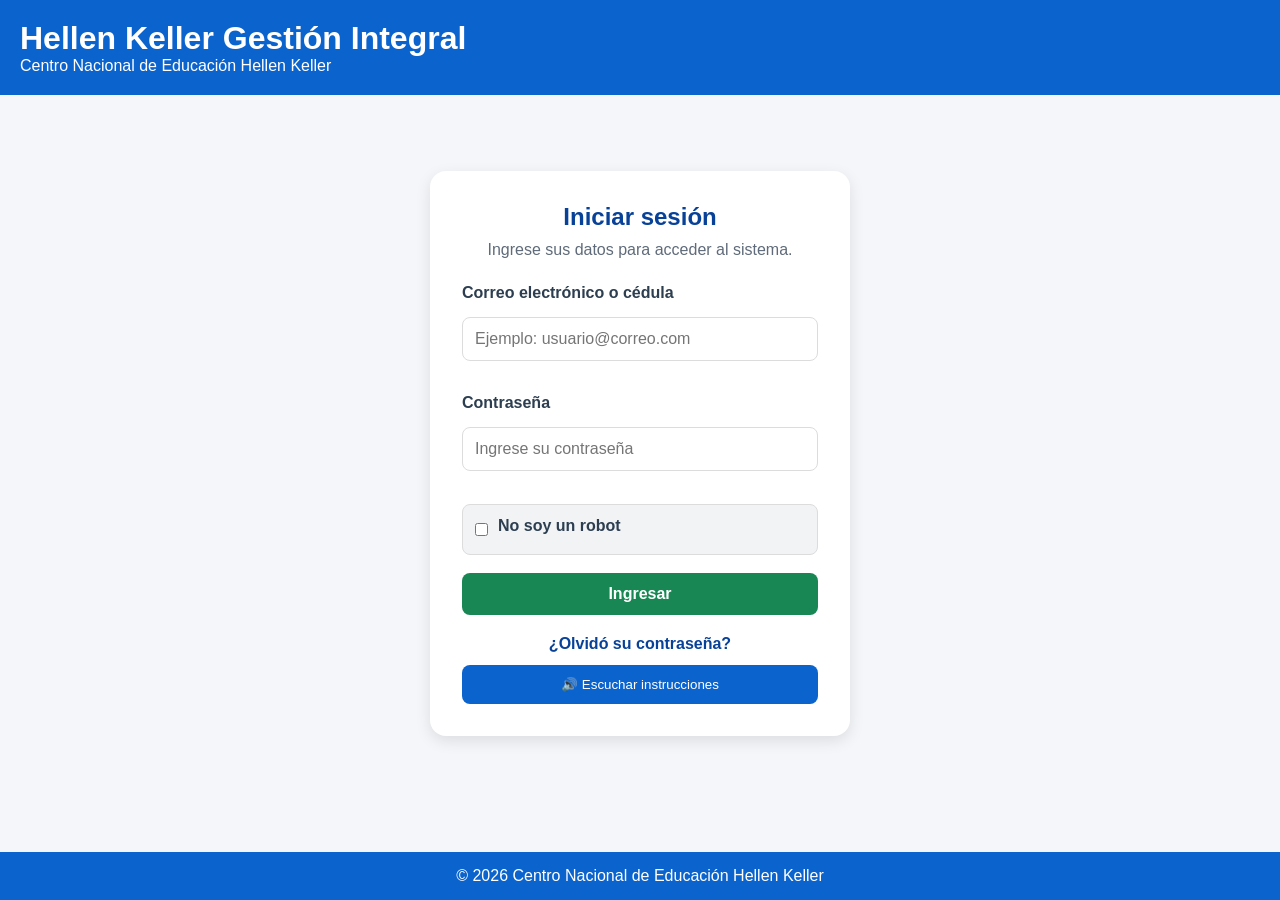
<file: src/index.html>
<!DOCTYPE html>
<html lang="es">

<head>
    <meta charset="UTF-8">
    <meta name="viewport" content="width=device-width, initial-scale=1.0">

    <meta name="description"
        content="Inicio de sesión del sistema Hellen Keller Gestión Integral.">

    <title>Inicio de sesión | Hellen Keller Gestión Integral</title>

    <link rel="stylesheet" href="../assets/css/styles.css">
</head>

<body class="pagina-login">

    <header>
        <h1>Hellen Keller Gestión Integral</h1>
        <p>Centro Nacional de Educación Hellen Keller</p>
    </header>

    <main class="login-principal">

        <section class="contenedor-login" aria-labelledby="titulo-login">

            <h2 id="titulo-login">Iniciar sesión</h2>

            <p class="descripcion-login">
                Ingrese sus datos para acceder al sistema.
            </p>

            <form action="administrador-dashboard.html">

                <div class="campo">
                    <label for="usuario">
                        Correo electrónico o cédula
                    </label>

                    <input
                        type="text"
                        id="usuario"
                        name="usuario"
                        placeholder="Ejemplo: usuario@correo.com"
                        autocomplete="username"
                        required>
                </div>

                <div class="campo">
                    <label for="contrasena">
                        Contraseña
                    </label>

                    <input
                        type="password"
                        id="contrasena"
                        name="contrasena"
                        placeholder="Ingrese su contraseña"
                        autocomplete="current-password"
                        required>
                </div>

                <div class="cuadro-verificacion">
                    <input
                        type="checkbox"
                        id="verificacion"
                        name="verificacion">

                    <label for="verificacion">
                        No soy un robot
                    </label>
                </div>

                <button class="boton-login" type="submit">
                    Ingresar
                </button>

            </form>

            <div class="enlaces-login">

                <a href="recuperar-contrasena.html">
                    ¿Olvidó su contraseña?
                </a>

                <button class="boton-audio" type="button">
                    🔊 Escuchar instrucciones
                </button>

            </div>

        </section>

    </main>

    <footer>
        <p>
            © 2026 Centro Nacional de Educación Hellen Keller
        </p>
    </footer>

</body>

</html>
</file>
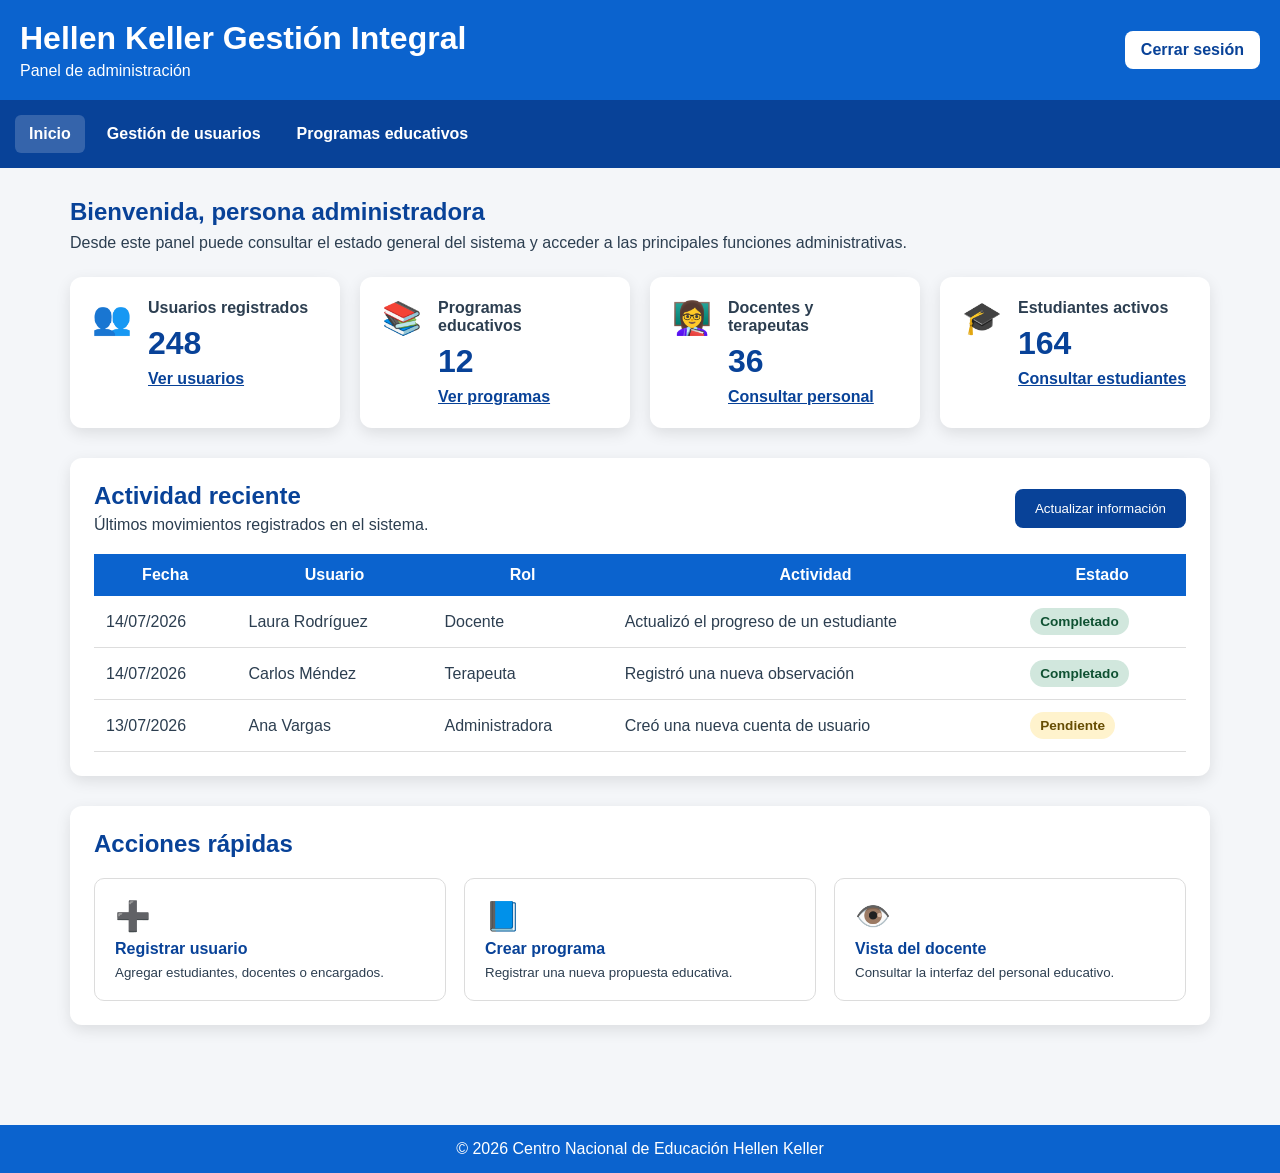
<file: src/administrador-dashboard.html>
<!DOCTYPE html>
<html lang="es">

<head>
    <meta charset="UTF-8">
    <meta name="viewport" content="width=device-width, initial-scale=1.0">

    <meta
        name="description"
        content="Panel principal del administrador de Hellen Keller Gestión Integral">

    <title>Administrador | Hellen Keller Gestión Integral</title>

    <link rel="stylesheet" href="../assets/css/styles.css">
</head>

<body>

    <header class="encabezado-sistema">

        <div>
            <h1>Hellen Keller Gestión Integral</h1>
            <p>Panel de administración</p>
        </div>

        <a class="boton-salir" href="index.html">
            Cerrar sesión
        </a>

    </header>

    <nav class="menu-principal" aria-label="Navegación del administrador">

        <a href="administrador-dashboard.html" aria-current="page">
            Inicio
        </a>

        <a href="gestion-usuarios.html">
            Gestión de usuarios
        </a>

        <a href="gestion-programas.html">
            Programas educativos
        </a>

    </nav>

    <main class="contenido-dashboard">

        <section class="bienvenida">

            <h2>Bienvenida, persona administradora</h2>

            <p>
                Desde este panel puede consultar el estado general del sistema
                y acceder a las principales funciones administrativas.
            </p>

        </section>

        <section
            class="rejilla-indicadores"
            aria-label="Resumen general del sistema">

            <article class="tarjeta-indicador">

                <span class="icono-indicador" aria-hidden="true">
                    👥
                </span>

                <div>
                    <h3>Usuarios registrados</h3>

                    <p class="numero-indicador">
                        248
                    </p>

                    <a href="gestion-usuarios.html">
                        Ver usuarios
                    </a>
                </div>

            </article>

            <article class="tarjeta-indicador">

                <span class="icono-indicador" aria-hidden="true">
                    📚
                </span>

                <div>
                    <h3>Programas educativos</h3>

                    <p class="numero-indicador">
                        12
                    </p>

                    <a href="gestion-programas.html">
                        Ver programas
                    </a>
                </div>

            </article>

            <article class="tarjeta-indicador">

                <span class="icono-indicador" aria-hidden="true">
                    👩‍🏫
                </span>

                <div>
                    <h3>Docentes y terapeutas</h3>

                    <p class="numero-indicador">
                        36
                    </p>

                    <a href="gestion-usuarios.html">
                        Consultar personal
                    </a>
                </div>

            </article>

            <article class="tarjeta-indicador">

                <span class="icono-indicador" aria-hidden="true">
                    🎓
                </span>

                <div>
                    <h3>Estudiantes activos</h3>

                    <p class="numero-indicador">
                        164
                    </p>

                    <a href="gestion-usuarios.html">
                        Consultar estudiantes
                    </a>
                </div>

            </article>

        </section>

        <section class="seccion-tabla">

            <div class="encabezado-seccion">

                <div>
                    <h2>Actividad reciente</h2>

                    <p>
                        Últimos movimientos registrados en el sistema.
                    </p>
                </div>

                <button class="boton-secundario" type="button">
                    Actualizar información
                </button>

            </div>

            <div class="tabla-responsive">

                <table>

                    <thead>
                        <tr>
                            <th scope="col">Fecha</th>
                            <th scope="col">Usuario</th>
                            <th scope="col">Rol</th>
                            <th scope="col">Actividad</th>
                            <th scope="col">Estado</th>
                        </tr>
                    </thead>

                    <tbody>

                        <tr>
                            <td>14/07/2026</td>
                            <td>Laura Rodríguez</td>
                            <td>Docente</td>
                            <td>Actualizó el progreso de un estudiante</td>
                            <td>
                                <span class="estado estado-exitoso">
                                    Completado
                                </span>
                            </td>
                        </tr>

                        <tr>
                            <td>14/07/2026</td>
                            <td>Carlos Méndez</td>
                            <td>Terapeuta</td>
                            <td>Registró una nueva observación</td>
                            <td>
                                <span class="estado estado-exitoso">
                                    Completado
                                </span>
                            </td>
                        </tr>

                        <tr>
                            <td>13/07/2026</td>
                            <td>Ana Vargas</td>
                            <td>Administradora</td>
                            <td>Creó una nueva cuenta de usuario</td>
                            <td>
                                <span class="estado estado-pendiente">
                                    Pendiente
                                </span>
                            </td>
                        </tr>

                    </tbody>

                </table>

            </div>

        </section>

        <section class="acciones-rapidas">

            <h2>Acciones rápidas</h2>

            <div class="rejilla-acciones">

                <a class="tarjeta-accion" href="gestion-usuarios.html">

                    <span aria-hidden="true">➕</span>

                    <strong>Registrar usuario</strong>

                    <small>
                        Agregar estudiantes, docentes o encargados.
                    </small>

                </a>

                <a class="tarjeta-accion" href="gestion-programas.html">

                    <span aria-hidden="true">📘</span>

                    <strong>Crear programa</strong>

                    <small>
                        Registrar una nueva propuesta educativa.
                    </small>

                </a>

                <a class="tarjeta-accion" href="docente-dashboard.html">

                    <span aria-hidden="true">👁️</span>

                    <strong>Vista del docente</strong>

                    <small>
                        Consultar la interfaz del personal educativo.
                    </small>

                </a>

            </div>

        </section>

    </main>

    <footer>

        <p>
            © 2026 Centro Nacional de Educación Hellen Keller
        </p>

    </footer>

</body>

</html>
</file>
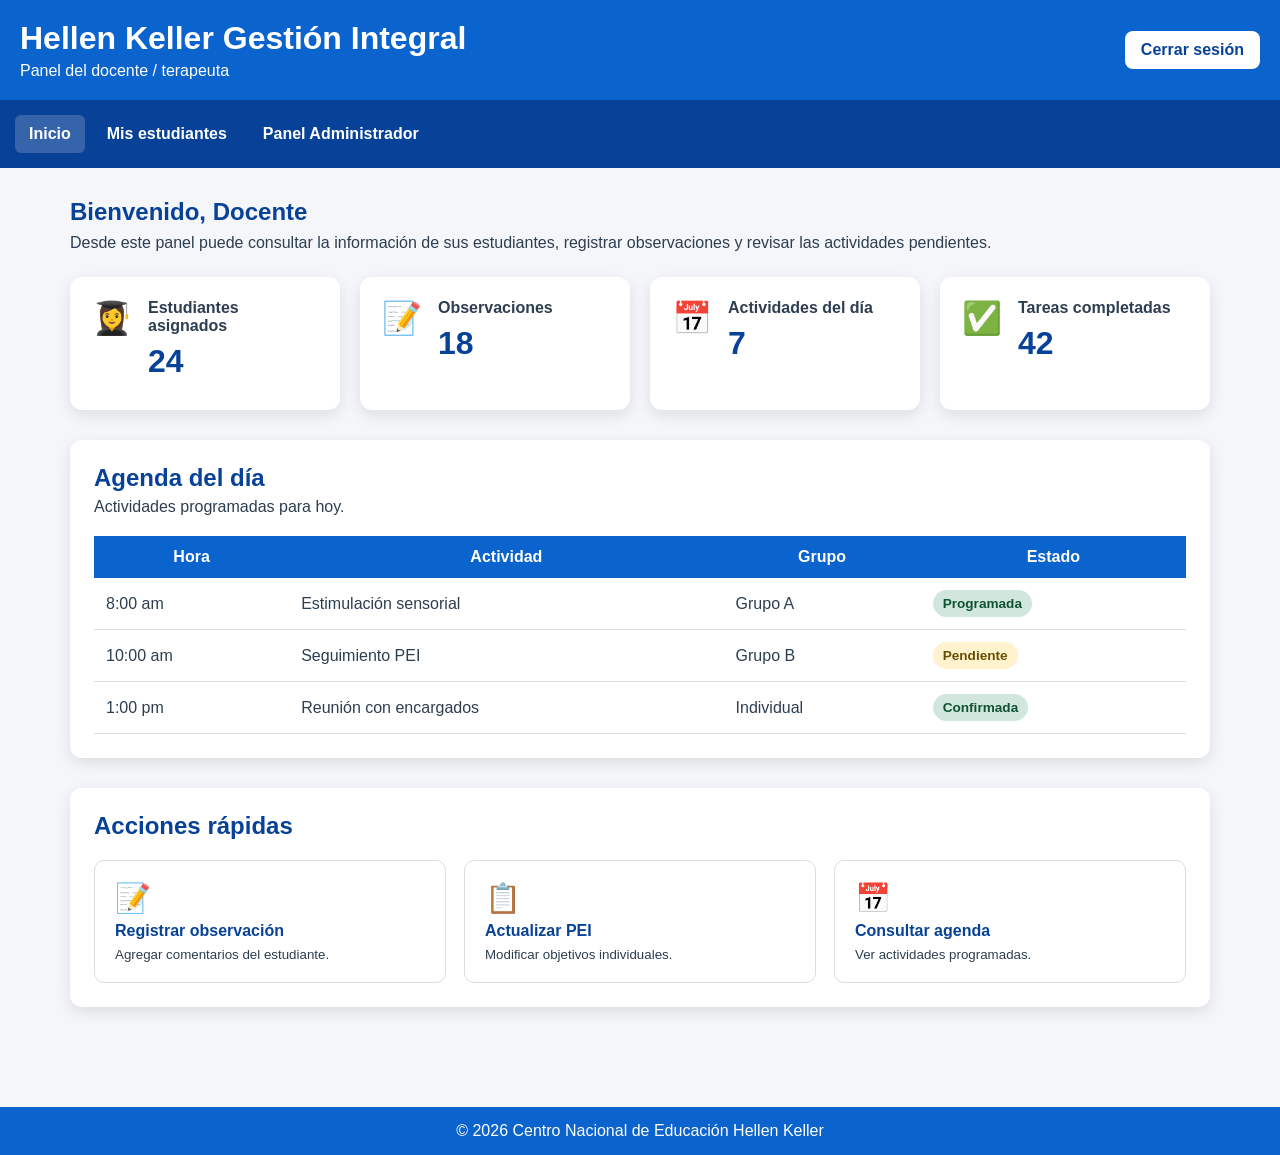
<file: src/docente-dashboard.html>
<!DOCTYPE html>
<html lang="es">

<head>
    <meta charset="UTF-8">
    <meta name="viewport" content="width=device-width, initial-scale=1.0">
    <title>Dashboard Docente | Hellen Keller Gestión Integral</title>

    <link rel="stylesheet" href="../assets/css/styles.css">
</head>

<body>

<header class="encabezado-sistema">

    <div>
        <h1>Hellen Keller Gestión Integral</h1>
        <p>Panel del docente / terapeuta</p>
    </div>

    <a href="index.html" class="boton-salir">
        Cerrar sesión
    </a>

</header>

<nav class="menu-principal">

    <a href="docente-dashboard.html" aria-current="page">
        Inicio
    </a>

    <a href="estudiante-progreso.html">
        Mis estudiantes
    </a>

    <a href="administrador-dashboard.html">
        Panel Administrador
    </a>

</nav>

<main class="contenido-dashboard">

<section class="bienvenida">

<h2>Bienvenido, Docente</h2>

<p>
Desde este panel puede consultar la información de sus estudiantes,
registrar observaciones y revisar las actividades pendientes.
</p>

</section>

<section class="rejilla-indicadores">

<article class="tarjeta-indicador">

<span class="icono-indicador">👩‍🎓</span>

<div>

<h3>Estudiantes asignados</h3>

<p class="numero-indicador">
24
</p>

</div>

</article>

<article class="tarjeta-indicador">

<span class="icono-indicador">📝</span>

<div>

<h3>Observaciones</h3>

<p class="numero-indicador">
18
</p>

</div>

</article>

<article class="tarjeta-indicador">

<span class="icono-indicador">📅</span>

<div>

<h3>Actividades del día</h3>

<p class="numero-indicador">
7
</p>

</div>

</article>

<article class="tarjeta-indicador">

<span class="icono-indicador">✅</span>

<div>

<h3>Tareas completadas</h3>

<p class="numero-indicador">
42
</p>

</div>

</article>

</section>

<section class="seccion-tabla">

<div class="encabezado-seccion">

<div>

<h2>Agenda del día</h2>

<p>
Actividades programadas para hoy.
</p>

</div>

</div>

<div class="tabla-responsive">

<table>

<thead>

<tr>

<th>Hora</th>

<th>Actividad</th>

<th>Grupo</th>

<th>Estado</th>

</tr>

</thead>

<tbody>

<tr>

<td>8:00 am</td>

<td>Estimulación sensorial</td>

<td>Grupo A</td>

<td>
<span class="estado estado-exitoso">
Programada
</span>
</td>

</tr>

<tr>

<td>10:00 am</td>

<td>Seguimiento PEI</td>

<td>Grupo B</td>

<td>
<span class="estado estado-pendiente">
Pendiente
</span>
</td>

</tr>

<tr>

<td>1:00 pm</td>

<td>Reunión con encargados</td>

<td>Individual</td>

<td>
<span class="estado estado-exitoso">
Confirmada
</span>
</td>

</tr>

</tbody>

</table>

</div>

</section>

<section class="acciones-rapidas">

<h2>Acciones rápidas</h2>

<div class="rejilla-acciones">

<a href="#" class="tarjeta-accion">

<span>📝</span>

<strong>Registrar observación</strong>

<small>Agregar comentarios del estudiante.</small>

</a>

<a href="#" class="tarjeta-accion">

<span>📋</span>

<strong>Actualizar PEI</strong>

<small>Modificar objetivos individuales.</small>

</a>

<a href="#" class="tarjeta-accion">

<span>📅</span>

<strong>Consultar agenda</strong>

<small>Ver actividades programadas.</small>

</a>

</div>

</section>

</main>

<footer>

<p>

© 2026 Centro Nacional de Educación Hellen Keller

</p>

</footer>

</body>

</html>
</file>
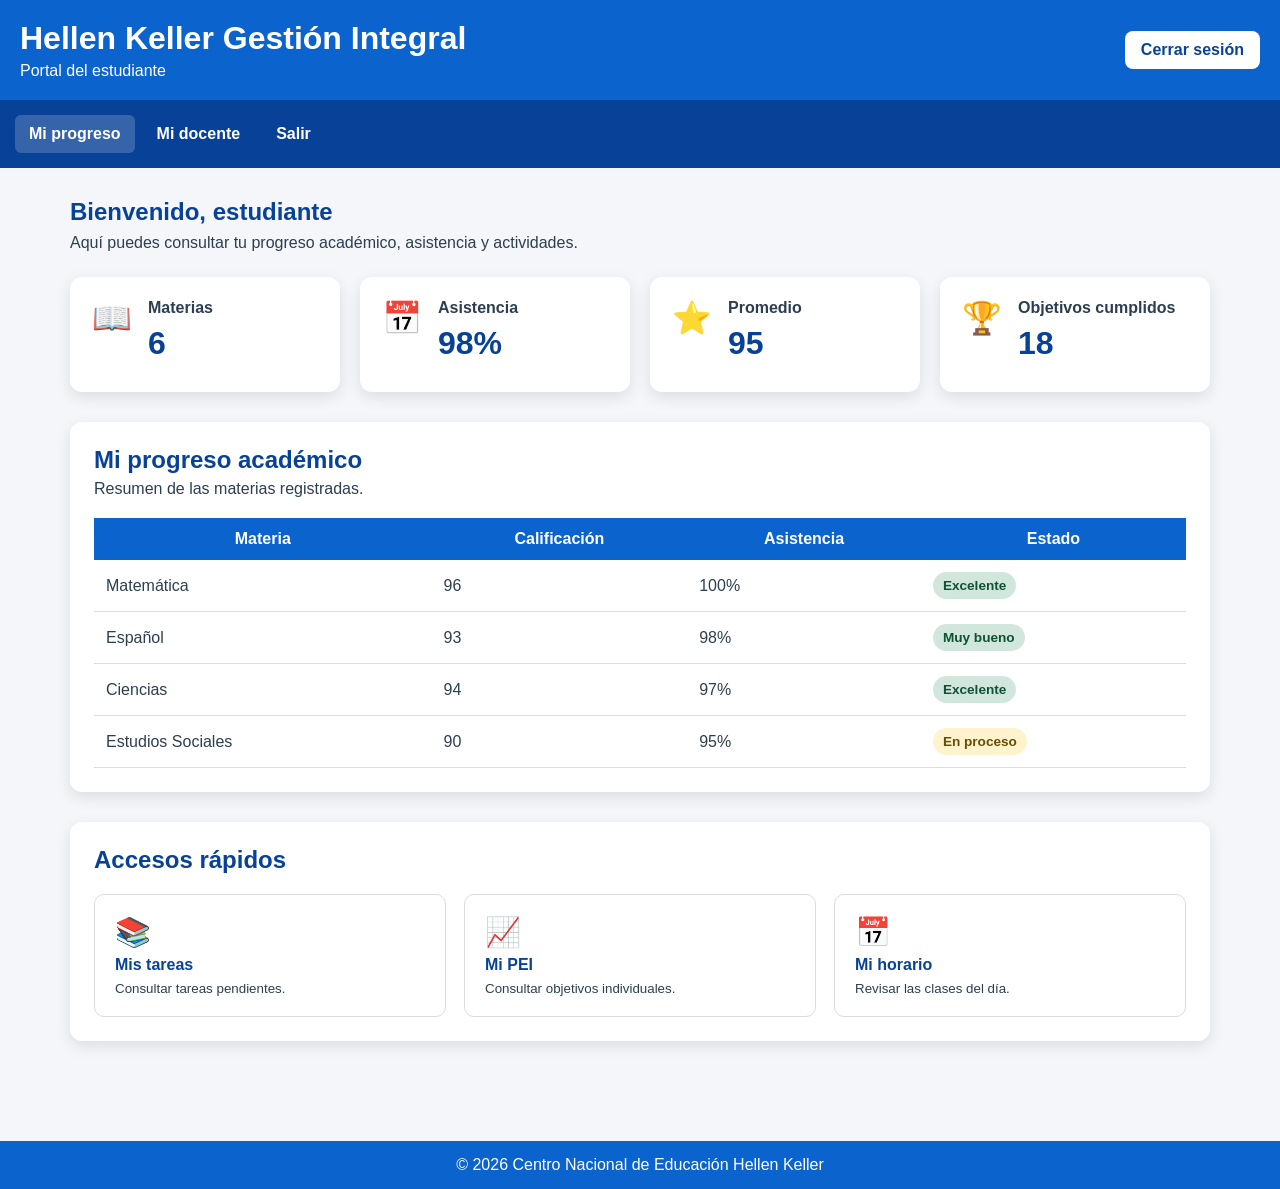
<file: src/estudiante-progreso.html>
<!DOCTYPE html>
<html lang="es">

<head>

    <meta charset="UTF-8">

    <meta name="viewport" content="width=device-width, initial-scale=1.0">

    <title>Mi Progreso | Hellen Keller Gestión Integral</title>

    <link rel="stylesheet" href="../assets/css/styles.css">

</head>

<body>

<header class="encabezado-sistema">

<div>

<h1>Hellen Keller Gestión Integral</h1>

<p>Portal del estudiante</p>

</div>

<a href="index.html" class="boton-salir">

Cerrar sesión

</a>

</header>

<nav class="menu-principal">

<a href="estudiante-progreso.html" aria-current="page">

Mi progreso

</a>

<a href="docente-dashboard.html">

Mi docente

</a>

<a href="index.html">

Salir

</a>

</nav>

<main class="contenido-dashboard">

<section class="bienvenida">

<h2>Bienvenido, estudiante</h2>

<p>

Aquí puedes consultar tu progreso académico, asistencia y actividades.

</p>

</section>

<section class="rejilla-indicadores">

<article class="tarjeta-indicador">

<span class="icono-indicador">

📖

</span>

<div>

<h3>Materias</h3>

<p class="numero-indicador">

6

</p>

</div>

</article>

<article class="tarjeta-indicador">

<span class="icono-indicador">

📅

</span>

<div>

<h3>Asistencia</h3>

<p class="numero-indicador">

98%

</p>

</div>

</article>

<article class="tarjeta-indicador">

<span class="icono-indicador">

⭐

</span>

<div>

<h3>Promedio</h3>

<p class="numero-indicador">

95

</p>

</div>

</article>

<article class="tarjeta-indicador">

<span class="icono-indicador">

🏆

</span>

<div>

<h3>Objetivos cumplidos</h3>

<p class="numero-indicador">

18

</p>

</div>

</article>

</section>

<section class="seccion-tabla">

<div class="encabezado-seccion">

<div>

<h2>Mi progreso académico</h2>

<p>

Resumen de las materias registradas.

</p>

</div>

</div>

<div class="tabla-responsive">

<table>

<thead>

<tr>

<th>Materia</th>

<th>Calificación</th>

<th>Asistencia</th>

<th>Estado</th>

</tr>

</thead>

<tbody>

<tr>

<td>Matemática</td>

<td>96</td>

<td>100%</td>

<td>

<span class="estado estado-exitoso">

Excelente

</span>

</td>

</tr>

<tr>

<td>Español</td>

<td>93</td>

<td>98%</td>

<td>

<span class="estado estado-exitoso">

Muy bueno

</span>

</td>

</tr>

<tr>

<td>Ciencias</td>

<td>94</td>

<td>97%</td>

<td>

<span class="estado estado-exitoso">

Excelente

</span>

</td>

</tr>

<tr>

<td>Estudios Sociales</td>

<td>90</td>

<td>95%</td>

<td>

<span class="estado estado-pendiente">

En proceso

</span>

</td>

</tr>

</tbody>

</table>

</div>

</section>

<section class="acciones-rapidas">

<h2>Accesos rápidos</h2>

<div class="rejilla-acciones">

<a href="#" class="tarjeta-accion">

<span>📚</span>

<strong>Mis tareas</strong>

<small>

Consultar tareas pendientes.

</small>

</a>

<a href="#" class="tarjeta-accion">

<span>📈</span>

<strong>Mi PEI</strong>

<small>

Consultar objetivos individuales.

</small>

</a>

<a href="#" class="tarjeta-accion">

<span>📅</span>

<strong>Mi horario</strong>

<small>

Revisar las clases del día.

</small>

</a>

</div>

</section>

</main>

<footer>

<p>

© 2026 Centro Nacional de Educación Hellen Keller

</p>

</footer>

</body>

</html>
</file>
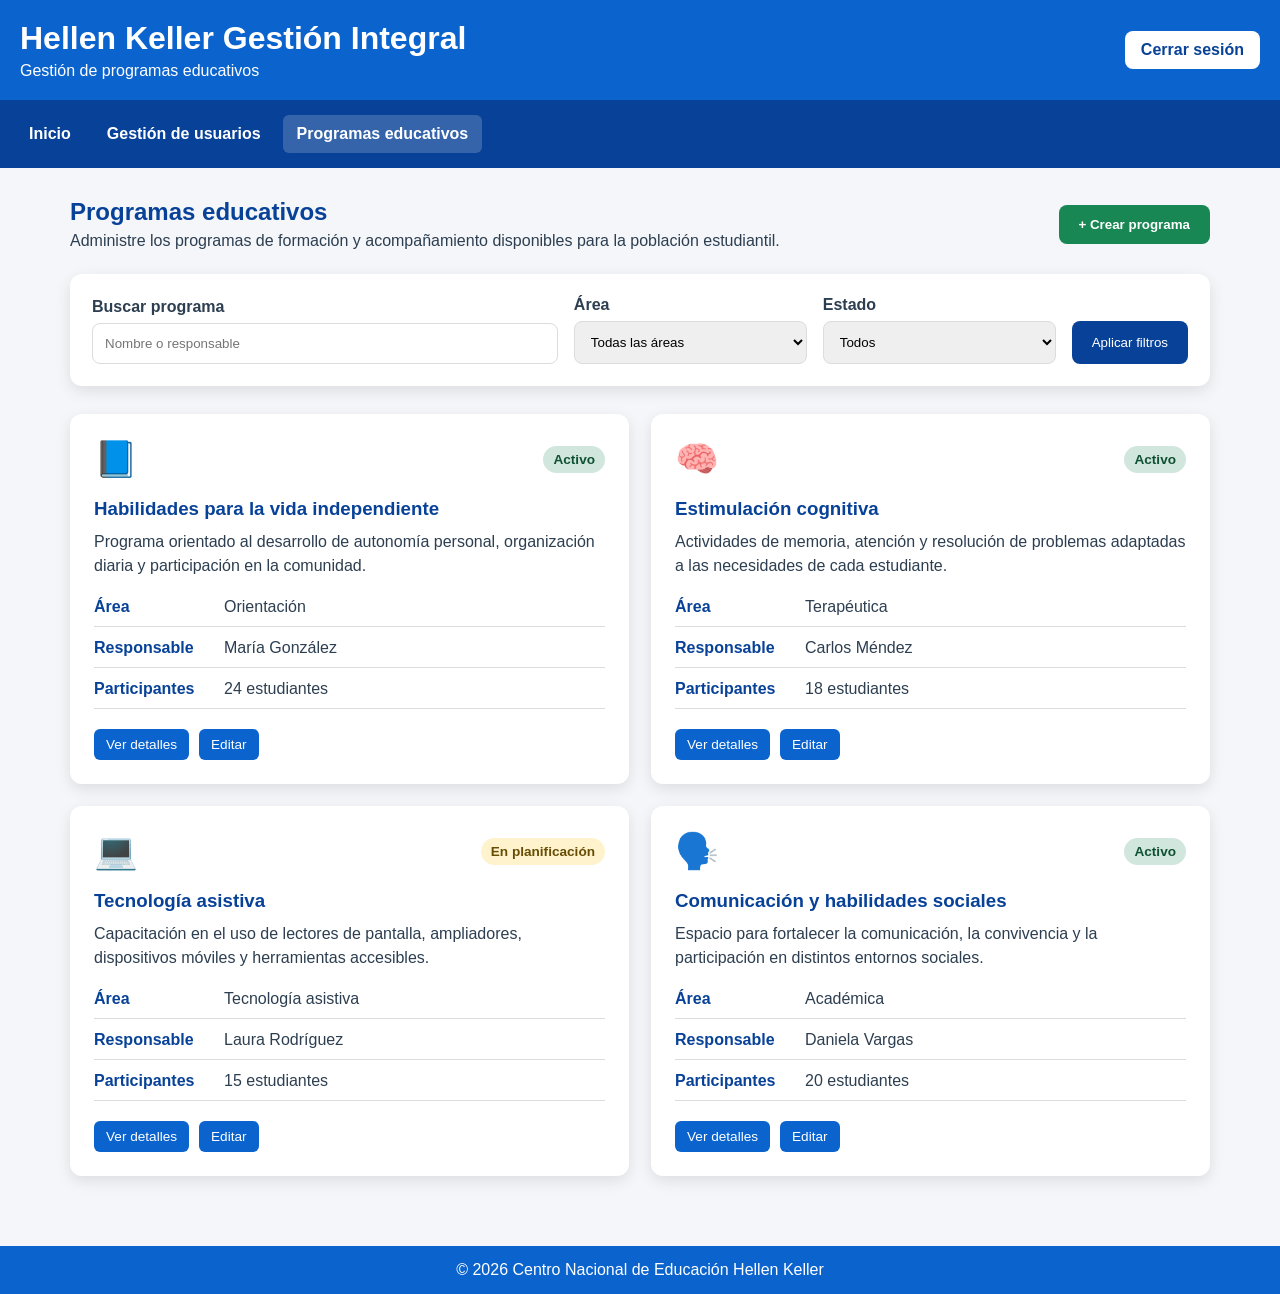
<file: src/gestion-programas.html>
<!DOCTYPE html>
<html lang="es">

<head>
    <meta charset="UTF-8">
    <meta name="viewport" content="width=device-width, initial-scale=1.0">

    <meta
        name="description"
        content="Gestión de programas educativos del sistema Hellen Keller Gestión Integral">

    <title>Programas educativos | Hellen Keller Gestión Integral</title>

    <link rel="stylesheet" href="../assets/css/styles.css">
</head>

<body>

    <header class="encabezado-sistema">

        <div>
            <h1>Hellen Keller Gestión Integral</h1>
            <p>Gestión de programas educativos</p>
        </div>

        <a class="boton-salir" href="index.html">
            Cerrar sesión
        </a>

    </header>

    <nav class="menu-principal" aria-label="Navegación del administrador">

        <a href="administrador-dashboard.html">
            Inicio
        </a>

        <a href="gestion-usuarios.html">
            Gestión de usuarios
        </a>

        <a href="gestion-programas.html" aria-current="page">
            Programas educativos
        </a>

    </nav>

    <main class="contenido-dashboard">

        <section class="encabezado-pagina">

            <div>
                <h2>Programas educativos</h2>

                <p>
                    Administre los programas de formación y acompañamiento
                    disponibles para la población estudiantil.
                </p>
            </div>

            <button class="boton-principal" type="button">
                + Crear programa
            </button>

        </section>

        <section class="panel-filtros" aria-label="Filtros de programas">

            <div class="campo-filtro">

                <label for="buscar-programa">
                    Buscar programa
                </label>

                <input
                    type="search"
                    id="buscar-programa"
                    name="buscar-programa"
                    placeholder="Nombre o responsable">

            </div>

            <div class="campo-filtro">

                <label for="filtro-area">
                    Área
                </label>

                <select id="filtro-area" name="filtro-area">
                    <option value="">Todas las áreas</option>
                    <option value="academica">Académica</option>
                    <option value="terapeutica">Terapéutica</option>
                    <option value="orientacion">Orientación</option>
                    <option value="tecnologia">Tecnología asistiva</option>
                </select>

            </div>

            <div class="campo-filtro">

                <label for="estado-programa">
                    Estado
                </label>

                <select id="estado-programa" name="estado-programa">
                    <option value="">Todos</option>
                    <option value="activo">Activo</option>
                    <option value="planificacion">En planificación</option>
                    <option value="finalizado">Finalizado</option>
                </select>

            </div>

            <button class="boton-secundario boton-filtrar" type="button">
                Aplicar filtros
            </button>

        </section>

        <section class="rejilla-programas" aria-label="Listado de programas educativos">

            <article class="tarjeta-programa">

                <div class="encabezado-programa">
                    <span class="icono-programa" aria-hidden="true">📘</span>

                    <span class="estado estado-exitoso">
                        Activo
                    </span>
                </div>

                <h3>Habilidades para la vida independiente</h3>

                <p>
                    Programa orientado al desarrollo de autonomía personal,
                    organización diaria y participación en la comunidad.
                </p>

                <dl class="datos-programa">
                    <div>
                        <dt>Área</dt>
                        <dd>Orientación</dd>
                    </div>

                    <div>
                        <dt>Responsable</dt>
                        <dd>María González</dd>
                    </div>

                    <div>
                        <dt>Participantes</dt>
                        <dd>24 estudiantes</dd>
                    </div>
                </dl>

                <div class="acciones-programa">
                    <button class="boton-tabla" type="button">
                        Ver detalles
                    </button>

                    <button class="boton-tabla" type="button">
                        Editar
                    </button>
                </div>

            </article>

            <article class="tarjeta-programa">

                <div class="encabezado-programa">
                    <span class="icono-programa" aria-hidden="true">🧠</span>

                    <span class="estado estado-exitoso">
                        Activo
                    </span>
                </div>

                <h3>Estimulación cognitiva</h3>

                <p>
                    Actividades de memoria, atención y resolución de problemas
                    adaptadas a las necesidades de cada estudiante.
                </p>

                <dl class="datos-programa">
                    <div>
                        <dt>Área</dt>
                        <dd>Terapéutica</dd>
                    </div>

                    <div>
                        <dt>Responsable</dt>
                        <dd>Carlos Méndez</dd>
                    </div>

                    <div>
                        <dt>Participantes</dt>
                        <dd>18 estudiantes</dd>
                    </div>
                </dl>

                <div class="acciones-programa">
                    <button class="boton-tabla" type="button">
                        Ver detalles
                    </button>

                    <button class="boton-tabla" type="button">
                        Editar
                    </button>
                </div>

            </article>

            <article class="tarjeta-programa">

                <div class="encabezado-programa">
                    <span class="icono-programa" aria-hidden="true">💻</span>

                    <span class="estado estado-pendiente">
                        En planificación
                    </span>
                </div>

                <h3>Tecnología asistiva</h3>

                <p>
                    Capacitación en el uso de lectores de pantalla, ampliadores,
                    dispositivos móviles y herramientas accesibles.
                </p>

                <dl class="datos-programa">
                    <div>
                        <dt>Área</dt>
                        <dd>Tecnología asistiva</dd>
                    </div>

                    <div>
                        <dt>Responsable</dt>
                        <dd>Laura Rodríguez</dd>
                    </div>

                    <div>
                        <dt>Participantes</dt>
                        <dd>15 estudiantes</dd>
                    </div>
                </dl>

                <div class="acciones-programa">
                    <button class="boton-tabla" type="button">
                        Ver detalles
                    </button>

                    <button class="boton-tabla" type="button">
                        Editar
                    </button>
                </div>

            </article>

            <article class="tarjeta-programa">

                <div class="encabezado-programa">
                    <span class="icono-programa" aria-hidden="true">🗣️</span>

                    <span class="estado estado-exitoso">
                        Activo
                    </span>
                </div>

                <h3>Comunicación y habilidades sociales</h3>

                <p>
                    Espacio para fortalecer la comunicación, la convivencia
                    y la participación en distintos entornos sociales.
                </p>

                <dl class="datos-programa">
                    <div>
                        <dt>Área</dt>
                        <dd>Académica</dd>
                    </div>

                    <div>
                        <dt>Responsable</dt>
                        <dd>Daniela Vargas</dd>
                    </div>

                    <div>
                        <dt>Participantes</dt>
                        <dd>20 estudiantes</dd>
                    </div>
                </dl>

                <div class="acciones-programa">
                    <button class="boton-tabla" type="button">
                        Ver detalles
                    </button>

                    <button class="boton-tabla" type="button">
                        Editar
                    </button>
                </div>

            </article>

        </section>

    </main>

    <footer>
        <p>© 2026 Centro Nacional de Educación Hellen Keller</p>
    </footer>

</body>

</html>
</file>
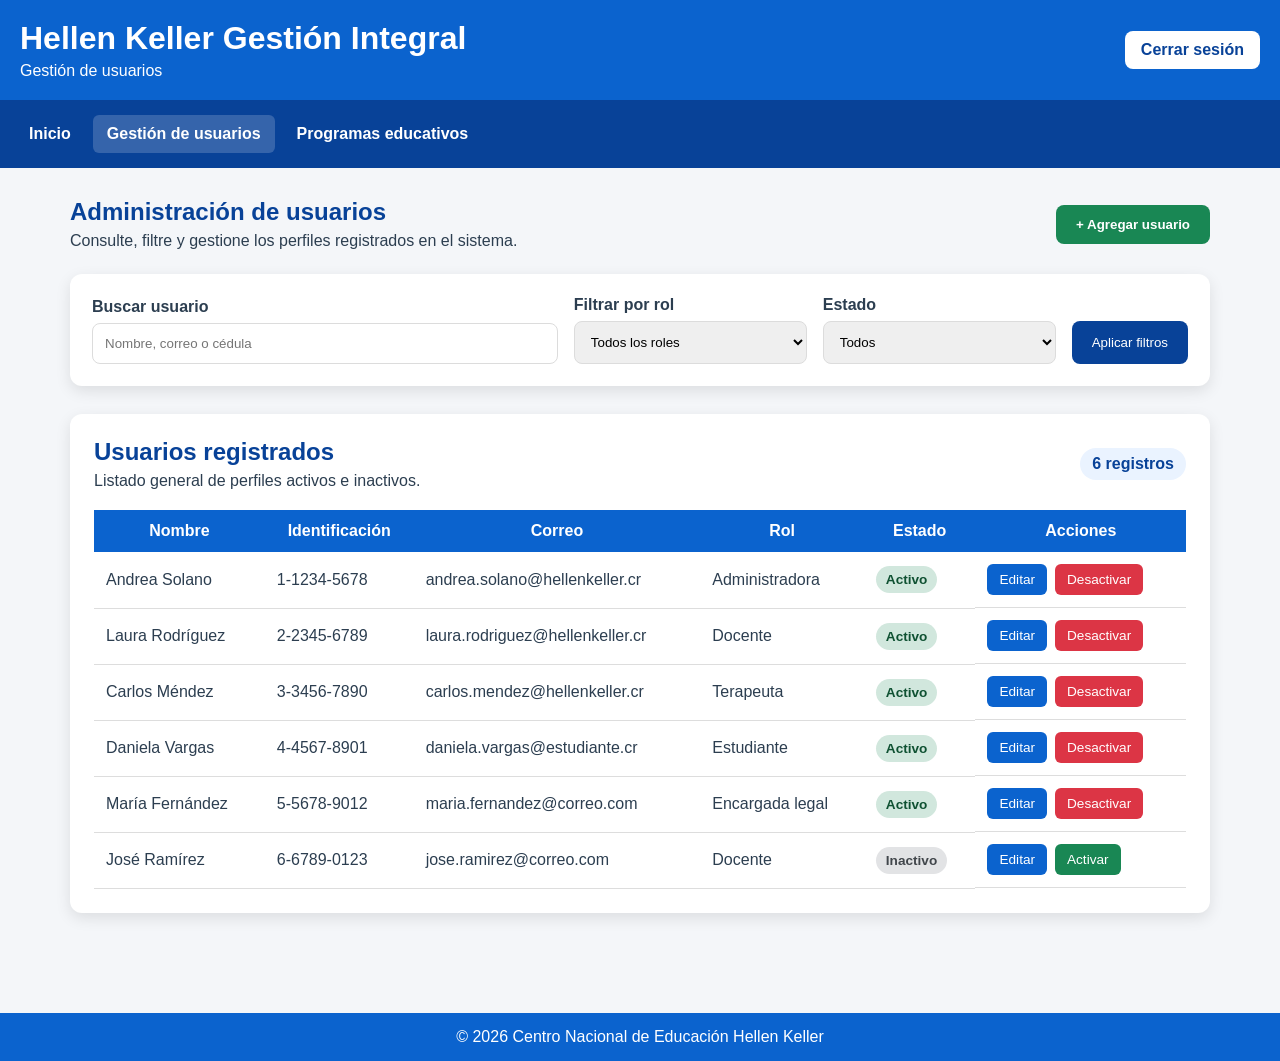
<file: src/gestion-usuarios.html>
<!DOCTYPE html>
<html lang="es">

<head>
    <meta charset="UTF-8">
    <meta name="viewport" content="width=device-width, initial-scale=1.0">

    <meta
        name="description"
        content="Gestión de usuarios del sistema Hellen Keller Gestión Integral">

    <title>Gestión de usuarios | Hellen Keller Gestión Integral</title>

    <link rel="stylesheet" href="../assets/css/styles.css">
</head>

<body>

    <header class="encabezado-sistema">

        <div>
            <h1>Hellen Keller Gestión Integral</h1>
            <p>Gestión de usuarios</p>
        </div>

        <a class="boton-salir" href="index.html">
            Cerrar sesión
        </a>

    </header>

    <nav class="menu-principal" aria-label="Navegación del administrador">

        <a href="administrador-dashboard.html">
            Inicio
        </a>

        <a href="gestion-usuarios.html" aria-current="page">
            Gestión de usuarios
        </a>

        <a href="gestion-programas.html">
            Programas educativos
        </a>

    </nav>

    <main class="contenido-dashboard">

        <section class="encabezado-pagina">

            <div>
                <h2>Administración de usuarios</h2>

                <p>
                    Consulte, filtre y gestione los perfiles registrados en el sistema.
                </p>
            </div>

            <button class="boton-principal" type="button">
                + Agregar usuario
            </button>

        </section>

        <section class="panel-filtros" aria-label="Filtros de usuarios">

            <div class="campo-filtro">

                <label for="buscar-usuario">
                    Buscar usuario
                </label>

                <input
                    type="search"
                    id="buscar-usuario"
                    name="buscar-usuario"
                    placeholder="Nombre, correo o cédula">

            </div>

            <div class="campo-filtro">

                <label for="filtro-rol">
                    Filtrar por rol
                </label>

                <select id="filtro-rol" name="filtro-rol">
                    <option value="">Todos los roles</option>
                    <option value="administrador">Administrador</option>
                    <option value="docente">Docente</option>
                    <option value="terapeuta">Terapeuta</option>
                    <option value="estudiante">Estudiante</option>
                    <option value="encargado">Encargado legal</option>
                </select>

            </div>

            <div class="campo-filtro">

                <label for="filtro-estado">
                    Estado
                </label>

                <select id="filtro-estado" name="filtro-estado">
                    <option value="">Todos</option>
                    <option value="activo">Activo</option>
                    <option value="inactivo">Inactivo</option>
                </select>

            </div>

            <button class="boton-secundario boton-filtrar" type="button">
                Aplicar filtros
            </button>

        </section>

        <section class="seccion-tabla">

            <div class="encabezado-seccion">

                <div>
                    <h2>Usuarios registrados</h2>
                    <p>Listado general de perfiles activos e inactivos.</p>
                </div>

                <span class="contador-registros">
                    6 registros
                </span>

            </div>

            <div class="tabla-responsive">

                <table>

                    <thead>
                        <tr>
                            <th scope="col">Nombre</th>
                            <th scope="col">Identificación</th>
                            <th scope="col">Correo</th>
                            <th scope="col">Rol</th>
                            <th scope="col">Estado</th>
                            <th scope="col">Acciones</th>
                        </tr>
                    </thead>

                    <tbody>

                        <tr>
                            <td>Andrea Solano</td>
                            <td>1-1234-5678</td>
                            <td>andrea.solano@hellenkeller.cr</td>
                            <td>Administradora</td>
                            <td>
                                <span class="estado estado-exitoso">
                                    Activo
                                </span>
                            </td>
                            <td class="acciones-tabla">
                                <button class="boton-tabla" type="button">
                                    Editar
                                </button>
                                <button class="boton-tabla boton-peligro" type="button">
                                    Desactivar
                                </button>
                            </td>
                        </tr>

                        <tr>
                            <td>Laura Rodríguez</td>
                            <td>2-2345-6789</td>
                            <td>laura.rodriguez@hellenkeller.cr</td>
                            <td>Docente</td>
                            <td>
                                <span class="estado estado-exitoso">
                                    Activo
                                </span>
                            </td>
                            <td class="acciones-tabla">
                                <button class="boton-tabla" type="button">
                                    Editar
                                </button>
                                <button class="boton-tabla boton-peligro" type="button">
                                    Desactivar
                                </button>
                            </td>
                        </tr>

                        <tr>
                            <td>Carlos Méndez</td>
                            <td>3-3456-7890</td>
                            <td>carlos.mendez@hellenkeller.cr</td>
                            <td>Terapeuta</td>
                            <td>
                                <span class="estado estado-exitoso">
                                    Activo
                                </span>
                            </td>
                            <td class="acciones-tabla">
                                <button class="boton-tabla" type="button">
                                    Editar
                                </button>
                                <button class="boton-tabla boton-peligro" type="button">
                                    Desactivar
                                </button>
                            </td>
                        </tr>

                        <tr>
                            <td>Daniela Vargas</td>
                            <td>4-4567-8901</td>
                            <td>daniela.vargas@estudiante.cr</td>
                            <td>Estudiante</td>
                            <td>
                                <span class="estado estado-exitoso">
                                    Activo
                                </span>
                            </td>
                            <td class="acciones-tabla">
                                <button class="boton-tabla" type="button">
                                    Editar
                                </button>
                                <button class="boton-tabla boton-peligro" type="button">
                                    Desactivar
                                </button>
                            </td>
                        </tr>

                        <tr>
                            <td>María Fernández</td>
                            <td>5-5678-9012</td>
                            <td>maria.fernandez@correo.com</td>
                            <td>Encargada legal</td>
                            <td>
                                <span class="estado estado-exitoso">
                                    Activo
                                </span>
                            </td>
                            <td class="acciones-tabla">
                                <button class="boton-tabla" type="button">
                                    Editar
                                </button>
                                <button class="boton-tabla boton-peligro" type="button">
                                    Desactivar
                                </button>
                            </td>
                        </tr>

                        <tr>
                            <td>José Ramírez</td>
                            <td>6-6789-0123</td>
                            <td>jose.ramirez@correo.com</td>
                            <td>Docente</td>
                            <td>
                                <span class="estado estado-inactivo">
                                    Inactivo
                                </span>
                            </td>
                            <td class="acciones-tabla">
                                <button class="boton-tabla" type="button">
                                    Editar
                                </button>
                                <button class="boton-tabla boton-activar" type="button">
                                    Activar
                                </button>
                            </td>
                        </tr>

                    </tbody>

                </table>

            </div>

        </section>

    </main>

    <footer>
        <p>© 2026 Centro Nacional de Educación Hellen Keller</p>
    </footer>

</body>

</html>
</file>
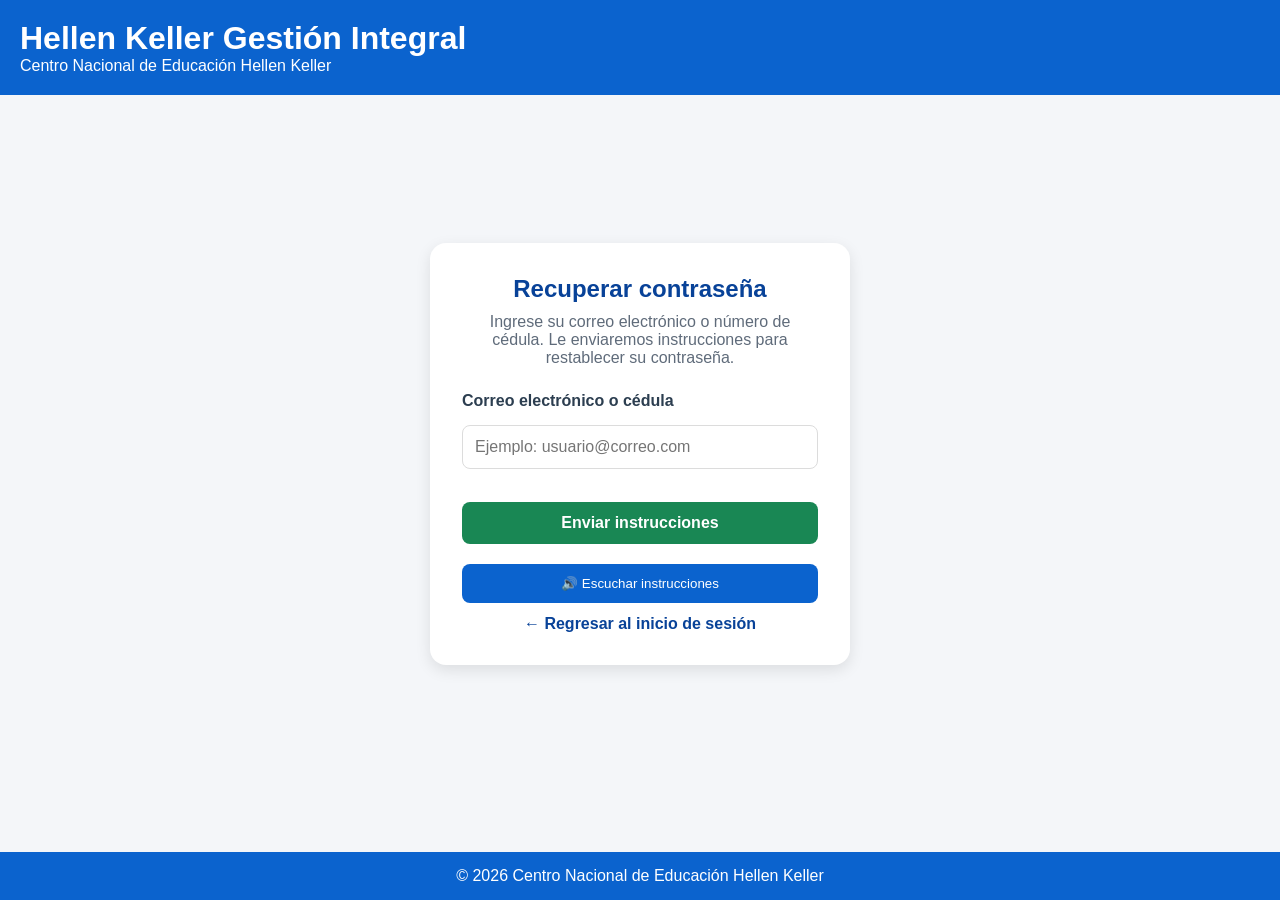
<file: src/recuperar-contrasena.html>
<!DOCTYPE html>
<html lang="es">

<head>
    <meta charset="UTF-8">
    <meta name="viewport" content="width=device-width, initial-scale=1.0">

    <meta
        name="description"
        content="Recuperación de contraseña del sistema Hellen Keller Gestión Integral">

    <title>Recuperar contraseña | Hellen Keller Gestión Integral</title>

    <link rel="stylesheet" href="../assets/css/styles.css">
</head>

<body class="pagina-login">

    <header>

        <h1>Hellen Keller Gestión Integral</h1>

        <p>
            Centro Nacional de Educación Hellen Keller
        </p>

    </header>

    <main class="login-principal">

        <section
            class="contenedor-login"
            aria-labelledby="titulo-recuperacion">

            <h2 id="titulo-recuperacion">
                Recuperar contraseña
            </h2>

            <p class="descripcion-login">
                Ingrese su correo electrónico o número de cédula.
                Le enviaremos instrucciones para restablecer su contraseña.
            </p>

            <form action="index.html">

                <div class="campo">

                    <label for="identificacion">
                        Correo electrónico o cédula
                    </label>

                    <input
                        type="text"
                        id="identificacion"
                        name="identificacion"
                        placeholder="Ejemplo: usuario@correo.com"
                        autocomplete="username"
                        required>

                </div>

                <button
                    class="boton-login"
                    type="submit">

                    Enviar instrucciones

                </button>

            </form>

            <div class="enlaces-login">

                <button
                    class="boton-audio"
                    type="button">

                    🔊 Escuchar instrucciones

                </button>

                <a href="index.html">
                    ← Regresar al inicio de sesión
                </a>

            </div>

        </section>

    </main>

    <footer>

        <p>
            © 2026 Centro Nacional de Educación Hellen Keller
        </p>

    </footer>

</body>

</html>
</file>
<file: assets/css/styles.css>
/* ========================================
   HELLEN KELLER GESTIÓN INTEGRAL
   Hoja principal de estilos
======================================== */

:root{

    --azul:#0B63CE;
    --azulOscuro:#084298;
    --gris:#f4f6f9;
    --blanco:#ffffff;
    --texto:#2c3e50;
    --borde:#dcdcdc;
    --verde:#198754;
    --rojo:#dc3545;
    --sombra:0 5px 15px rgba(0,0,0,.10);

}

*{
    margin:0;
    padding:0;
    box-sizing:border-box;
}

body{

    font-family:Arial, Helvetica, sans-serif;
    background:var(--gris);
    color:var(--texto);

}

header{

    background:var(--azul);
    color:white;
    padding:20px;

}

nav{

    background:var(--azulOscuro);
    display:flex;
    gap:15px;
    padding:15px;

}

nav a{

    color:white;
    text-decoration:none;
    font-weight:bold;

}

nav a:hover{

    text-decoration:underline;

}

main{

    padding:30px;

}

.card{

    background:white;
    padding:20px;
    border-radius:12px;
    box-shadow:var(--sombra);
    margin-bottom:20px;

}

button{

    background:var(--azul);
    color:white;
    border:none;
    padding:12px 20px;
    border-radius:8px;
    cursor:pointer;

}

button:hover{

    background:var(--azulOscuro);

}

input,
select{

    width:100%;
    padding:12px;
    margin-top:8px;
    margin-bottom:15px;
    border:1px solid var(--borde);
    border-radius:8px;

}

table{

    width:100%;
    border-collapse:collapse;

}

th{

    background:var(--azul);
    color:white;
    padding:12px;

}

td{

    padding:12px;
    border-bottom:1px solid #ddd;

}

footer{

    background:var(--azul);
    color:white;
    text-align:center;
    padding:15px;
    margin-top:40px;

}

@media(max-width:768px){

    nav{

        flex-direction:column;

    }

}
/* ========================================
   PANTALLA DE INICIO DE SESIÓN
======================================== */

.pagina-login {
    min-height: 100vh;
    display: flex;
    flex-direction: column;
    background-color: var(--gris);
}

.login-principal {
    flex: 1;
    display: flex;
    justify-content: center;
    align-items: center;
    padding: 40px 20px;
}

.contenedor-login {
    width: 100%;
    max-width: 420px;
    padding: 32px;
    background-color: var(--blanco);
    border-radius: 16px;
    box-shadow: var(--sombra);
    text-align: center;
}

.contenedor-login h1 {
    margin-bottom: 8px;
    color: var(--azulOscuro);
}

.contenedor-login .descripcion-login {
    margin-bottom: 25px;
    color: #5f6b7a;
}

.contenedor-login .campo {
    margin-bottom: 18px;
    text-align: left;
}

.contenedor-login label {
    display: block;
    margin-bottom: 7px;
    font-weight: bold;
    color: var(--texto);
}

.contenedor-login input {
    width: 100%;
    padding: 12px;
    border: 1px solid var(--borde);
    border-radius: 8px;
    font-size: 1rem;
}

.contenedor-login input:focus {
    outline: 3px solid rgba(11, 99, 206, 0.25);
    border-color: var(--azul);
}

.cuadro-verificacion {
    display: flex;
    align-items: center;
    gap: 10px;
    margin: 18px 0;
    padding: 12px;
    background-color: #f1f3f5;
    border: 1px solid var(--borde);
    border-radius: 8px;
    text-align: left;
}

.cuadro-verificacion input {
    width: auto;
    margin: 0;
}

.boton-login {
    display: inline-block;
    width: 100%;
    padding: 12px 20px;
    background-color: var(--verde);
    color: var(--blanco);
    border: none;
    border-radius: 8px;
    font-size: 1rem;
    font-weight: bold;
    cursor: pointer;
}

.boton-login:hover {
    background-color: #146c43;
}

.enlaces-login {
    display: flex;
    flex-direction: column;
    gap: 12px;
    margin-top: 20px;
}

.enlaces-login a {
    color: var(--azulOscuro);
    font-weight: bold;
    text-decoration: none;
}

.enlaces-login a:hover {
    text-decoration: underline;
}

@media (max-width: 480px) {
    .login-principal {
        padding: 20px 15px;
    }

    .contenedor-login {
        padding: 24px 18px;
    }
}
/* ========================================
   DASHBOARD DEL ADMINISTRADOR
======================================== */

.encabezado-sistema {
    display: flex;
    align-items: center;
    justify-content: space-between;
    gap: 20px;
}

.encabezado-sistema p {
    margin-top: 5px;
}

.boton-salir {
    padding: 10px 16px;
    background-color: var(--blanco);
    color: var(--azulOscuro);
    border-radius: 8px;
    font-weight: bold;
    text-decoration: none;
}

.boton-salir:hover {
    background-color: #eaf3ff;
}

.menu-principal {
    display: flex;
    flex-wrap: wrap;
    gap: 8px;
    background-color: var(--azulOscuro);
}

.menu-principal a {
    padding: 10px 14px;
    border-radius: 6px;
}

.menu-principal a:hover,
.menu-principal a[aria-current="page"] {
    background-color: rgba(255, 255, 255, 0.18);
    text-decoration: none;
}

.contenido-dashboard {
    width: min(1200px, 100%);
    margin: 0 auto;
}

.bienvenida {
    margin-bottom: 25px;
}

.bienvenida h2 {
    margin-bottom: 8px;
    color: var(--azulOscuro);
}

.rejilla-indicadores {
    display: grid;
    grid-template-columns: repeat(4, minmax(0, 1fr));
    gap: 20px;
    margin-bottom: 30px;
}

.tarjeta-indicador {
    display: flex;
    align-items: flex-start;
    gap: 16px;
    padding: 22px;
    background-color: var(--blanco);
    border-radius: 12px;
    box-shadow: var(--sombra);
}

.icono-indicador {
    font-size: 2rem;
}

.tarjeta-indicador h3 {
    margin-bottom: 8px;
    font-size: 1rem;
}

.numero-indicador {
    margin-bottom: 8px;
    color: var(--azulOscuro);
    font-size: 2rem;
    font-weight: bold;
}

.tarjeta-indicador a {
    color: var(--azulOscuro);
    font-weight: bold;
}

.seccion-tabla,
.acciones-rapidas {
    margin-bottom: 30px;
    padding: 24px;
    background-color: var(--blanco);
    border-radius: 12px;
    box-shadow: var(--sombra);
}

.encabezado-seccion {
    display: flex;
    align-items: center;
    justify-content: space-between;
    gap: 20px;
    margin-bottom: 20px;
}

.encabezado-seccion h2,
.acciones-rapidas h2 {
    margin-bottom: 6px;
    color: var(--azulOscuro);
}

.boton-secundario {
    background-color: var(--azulOscuro);
}

.tabla-responsive {
    overflow-x: auto;
}

.estado {
    display: inline-block;
    padding: 6px 10px;
    border-radius: 999px;
    font-size: 0.85rem;
    font-weight: bold;
}

.estado-exitoso {
    background-color: #d1e7dd;
    color: #0f5132;
}

.estado-pendiente {
    background-color: #fff3cd;
    color: #664d03;
}

.rejilla-acciones {
    display: grid;
    grid-template-columns: repeat(3, minmax(0, 1fr));
    gap: 18px;
    margin-top: 20px;
}

.tarjeta-accion {
    display: flex;
    flex-direction: column;
    gap: 7px;
    padding: 20px;
    color: var(--texto);
    border: 1px solid var(--borde);
    border-radius: 10px;
    text-decoration: none;
    transition: transform 0.2s, box-shadow 0.2s;
}

.tarjeta-accion span {
    font-size: 1.8rem;
}

.tarjeta-accion strong {
    color: var(--azulOscuro);
}

.tarjeta-accion:hover {
    transform: translateY(-3px);
    box-shadow: var(--sombra);
}

@media (max-width: 900px) {
    .rejilla-indicadores {
        grid-template-columns: repeat(2, minmax(0, 1fr));
    }
}

@media (max-width: 650px) {
    .encabezado-sistema,
    .encabezado-seccion {
        align-items: stretch;
        flex-direction: column;
    }

    .rejilla-indicadores,
    .rejilla-acciones {
        grid-template-columns: 1fr;
    }

    .boton-salir,
    .boton-secundario {
        width: 100%;
        text-align: center;
    }
}
/* ========================================
   RECUPERACIÓN DE CONTRASEÑA
======================================== */

.contenedor-login h2 {
    margin-bottom: 10px;
    color: var(--azulOscuro);
}

.contenedor-login form {
    margin-top: 20px;
}
/* ========================================
   GESTIÓN DE USUARIOS
======================================== */

.encabezado-pagina {
    display: flex;
    align-items: center;
    justify-content: space-between;
    gap: 20px;
    margin-bottom: 24px;
}

.encabezado-pagina h2 {
    margin-bottom: 6px;
    color: var(--azulOscuro);
}

.boton-principal {
    background-color: var(--verde);
    font-weight: bold;
}

.boton-principal:hover {
    background-color: #146c43;
}

.panel-filtros {
    display: grid;
    grid-template-columns: 2fr 1fr 1fr auto;
    gap: 16px;
    align-items: end;
    margin-bottom: 28px;
    padding: 22px;
    background-color: var(--blanco);
    border-radius: 12px;
    box-shadow: var(--sombra);
}

.campo-filtro label {
    display: block;
    margin-bottom: 7px;
    font-weight: bold;
}

.campo-filtro input,
.campo-filtro select {
    margin: 0;
}

.boton-filtrar {
    min-height: 43px;
}

.contador-registros {
    padding: 7px 12px;
    background-color: #eaf3ff;
    color: var(--azulOscuro);
    border-radius: 999px;
    font-weight: bold;
}

.acciones-tabla {
    display: flex;
    flex-wrap: wrap;
    gap: 8px;
}

.boton-tabla {
    width: auto;
    padding: 8px 12px;
    background-color: var(--azul);
    border-radius: 6px;
    font-size: 0.85rem;
}

.boton-peligro {
    background-color: var(--rojo);
}

.boton-peligro:hover {
    background-color: #b02a37;
}

.boton-activar {
    background-color: var(--verde);
}

.boton-activar:hover {
    background-color: #146c43;
}

.estado-inactivo {
    background-color: #e2e3e5;
    color: #41464b;
}

@media (max-width: 950px) {
    .panel-filtros {
        grid-template-columns: repeat(2, minmax(0, 1fr));
    }
}

@media (max-width: 650px) {
    .encabezado-pagina {
        align-items: stretch;
        flex-direction: column;
    }

    .panel-filtros {
        grid-template-columns: 1fr;
    }

    .boton-principal,
    .boton-filtrar {
        width: 100%;
    }
}
/* ========================================
   GESTIÓN DE PROGRAMAS EDUCATIVOS
======================================== */

.rejilla-programas {
    display: grid;
    grid-template-columns: repeat(2, minmax(0, 1fr));
    gap: 22px;
}

.tarjeta-programa {
    padding: 24px;
    background-color: var(--blanco);
    border-radius: 12px;
    box-shadow: var(--sombra);
}

.encabezado-programa {
    display: flex;
    align-items: center;
    justify-content: space-between;
    gap: 14px;
    margin-bottom: 18px;
}

.icono-programa {
    font-size: 2.2rem;
}

.tarjeta-programa h3 {
    margin-bottom: 10px;
    color: var(--azulOscuro);
}

.tarjeta-programa > p {
    margin-bottom: 20px;
    line-height: 1.5;
}

.datos-programa {
    display: grid;
    gap: 12px;
    margin-bottom: 20px;
}

.datos-programa div {
    display: grid;
    grid-template-columns: 120px 1fr;
    gap: 10px;
    padding-bottom: 10px;
    border-bottom: 1px solid var(--borde);
}

.datos-programa dt {
    font-weight: bold;
    color: var(--azulOscuro);
}

.datos-programa dd {
    margin: 0;
}

.acciones-programa {
    display: flex;
    flex-wrap: wrap;
    gap: 10px;
}

@media (max-width: 800px) {
    .rejilla-programas {
        grid-template-columns: 1fr;
    }
}

@media (max-width: 480px) {
    .datos-programa div {
        grid-template-columns: 1fr;
        gap: 4px;
    }

    .acciones-programa .boton-tabla {
        width: 100%;
    }
}
</file>
